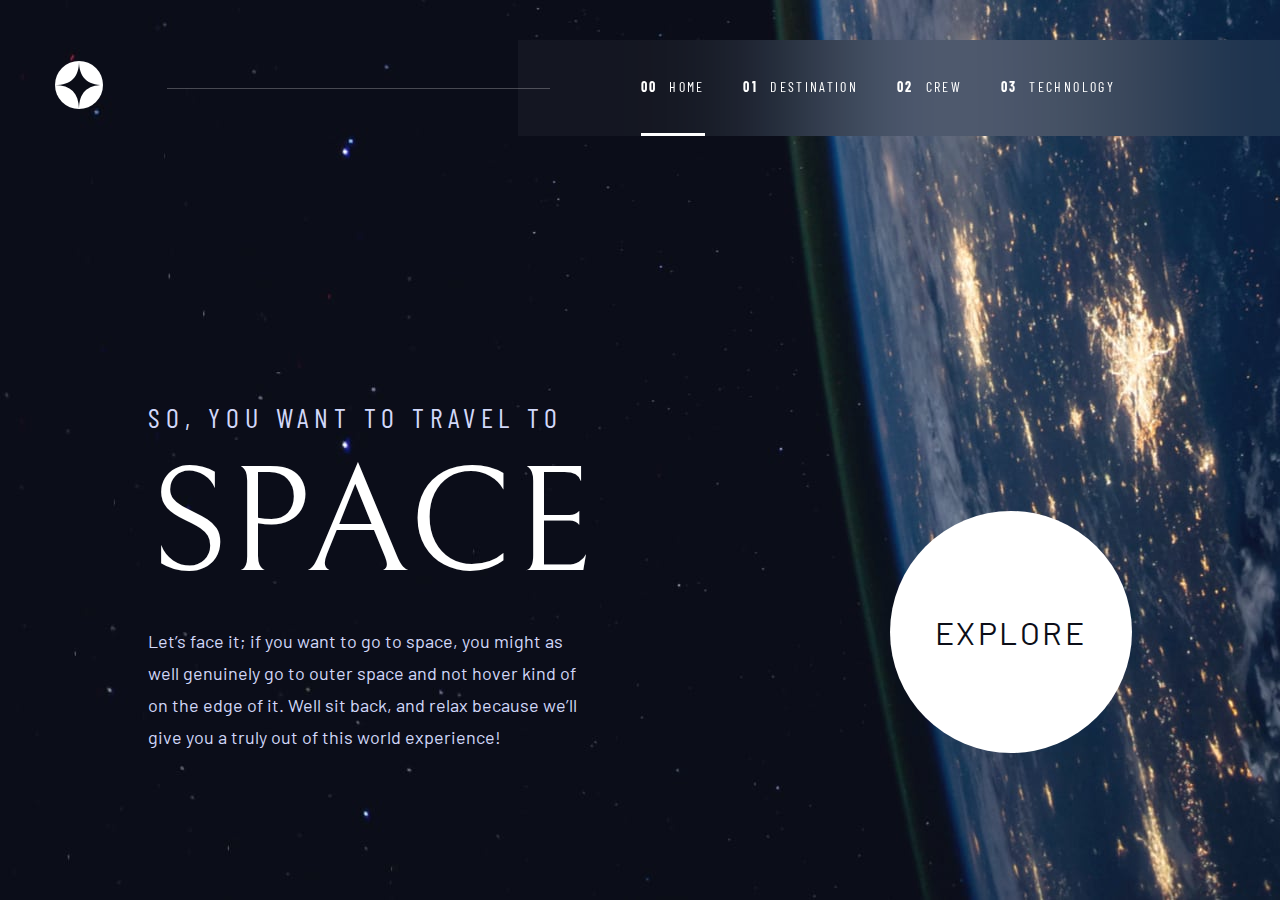
<file: index.html>
<!DOCTYPE html>
<html lang="en">
  <head>
    <meta charset="UTF-8" />
    <meta name="viewport" content="width=device-width, initial-scale=1.0" />

    <link
      rel="icon"
      type="image/png"
      sizes="32x32"
      href="./assets/favicon-32x32.png"
    />
    <link rel="stylesheet" href="./styles/style.css" />

    <title>Frontend Mentor | Space tourism website</title>
  </head>
  <body class="body-index">
    <header>
      <a href="#"
        ><img class="logo" src="./assets/shared/logo.svg" alt="logo"
      /></a>
      <div class="logo-line"></div>
      <nav class="main-nav closed" id="mainNav">
        <img
          id="closeMenu"
          src="./assets/shared/icon-close.svg"
          alt="close menu"
          class="close-menu"
          onclick="CloseMenu()"
        />
        <a href="#" class="nav-text nav-text__active" onclick="CloseMenu()"
          ><span>00</span> Home</a
        >
        <a href="destination-moon.html" class="nav-text"
          ><span>01</span> Destination</a
        >
        <a href="crew-commander.html" class="nav-text"><span>02</span> Crew</a>
        <a href="technology-vehicle.html" class="nav-text"
          ><span>03</span> Technology</a
        >
      </nav>
      <nav class="mobile-nav">
        <img
          src="./assets/shared/icon-hamburger.svg"
          alt="mobile menu"
          class="hamburger"
          onclick="OpenMenu()"
        />
        <div class="mobile-nav-overlay"></div>
      </nav>
    </header>
    <main class="main-index">
      <div class="main--section__left">
        <p class="hero--super-title">So, you want to travel to</p>
        <h1 class="hero--title">SPACE</h1>
        <p class="hero--text">
          Let’s face it; if you want to go to space, you might as well genuinely
          go to outer space and not hover kind of on the edge of it. Well sit
          back, and relax because we’ll give you a truly out of this world
          experience!
        </p>
      </div>
      <div class="main--section__right">
        <a class="explore-a" href="destination-moon.html">explore</a>
      </div>
    </main>
    <script src="./js/App.js"></script>
  </body>
</html>
</file>
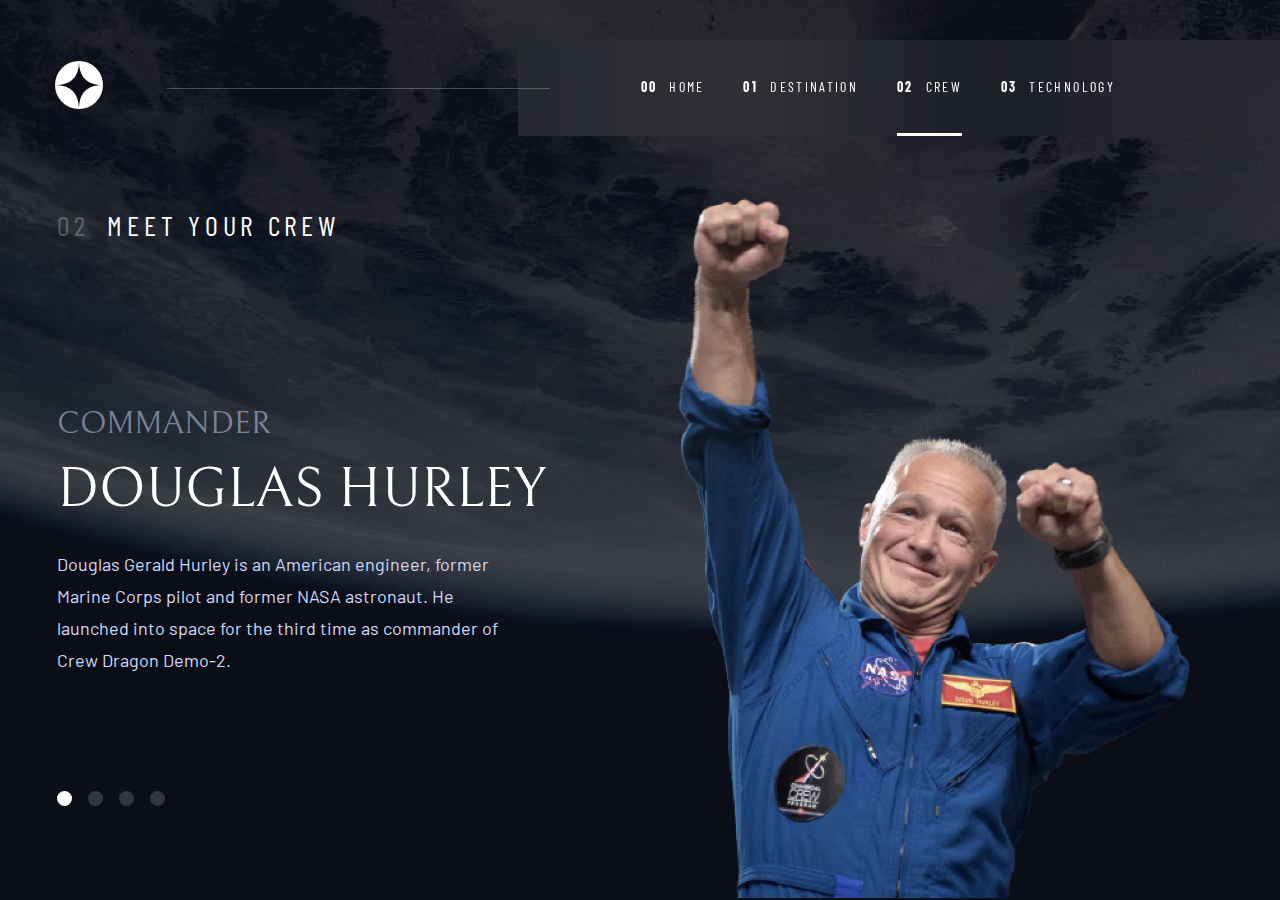
<file: crew-commander.html>
<!DOCTYPE html>
<html lang="en">
  <head>
    <meta charset="UTF-8" />
    <meta name="viewport" content="width=device-width, initial-scale=1.0" />

    <link
      rel="icon"
      type="image/png"
      sizes="32x32"
      href="./assets/favicon-32x32.png"
    />
    <link rel="stylesheet" href="./styles/style.css" />

    <title>Frontend Mentor | Space tourism website</title>
  </head>
  <body class="body-crew">
    <header>
      <a href="index.html"
        ><img class="logo" src="./assets/shared/logo.svg" alt="logo"
      /></a>
      <div class="logo-line"></div>
      <nav class="main-nav closed" id="mainNav">
        <img
          id="closeMenu"
          src="./assets/shared/icon-close.svg"
          alt="close menu"
          class="close-menu"
          onclick="CloseMenu()"
        />
        <a href="index.html" class="nav-text"><span>00</span> Home</a>
        <a href="destination-moon.html" class="nav-text"
          ><span>01</span> Destination</a
        >
        <a href="#" class="nav-text nav-text__active" onclick="CloseMenu()"
          ><span>02</span> Crew</a
        >
        <a href="technology-vehicle.html" class="nav-text"
          ><span>03</span> Technology</a
        >
      </nav>
      <nav class="mobile-nav">
        <img
          src="./assets/shared/icon-hamburger.svg"
          alt="mobile menu"
          class="hamburger"
          onclick="OpenMenu()"
        />
        <div class="mobile-nav-overlay"></div>
      </nav>
    </header>
    <main class="crew--main">
      <div class="crew--title"><span>02</span>Meet your crew</div>
      <div class="crew--image--container">
        <img
          src="./assets/crew/image-douglas-hurley.webp"
          alt="Douglas Hurley"
          class="crew--image"
          id="crewImage"
        />
      </div>
      <nav class="crew--nav">
        <div
          class="crew--link crew--link__active"
          onclick="UpdateCrew(0)"
        ></div>
        <div class="crew--link" onclick="UpdateCrew(1)"></div>
        <div class="crew--link" onclick="UpdateCrew(2)"></div>
        <div class="crew--link" onclick="UpdateCrew(3)"></div>
      </nav>
      <div class="crew--text">
        <p class="crew--role" id="crewRole">Commander</p>
        <h1 class="crew--name" id="crewName">Douglas Hurley</h1>
        <p class="crew--bio" id="crewBio">
          Douglas Gerald Hurley is an American engineer, former Marine Corps
          pilot and former NASA astronaut. He launched into space for the third
          time as commander of Crew Dragon Demo-2.
        </p>
      </div>
    </main>
    <script src="./js/App.js"></script>
  </body>
</html>
</file>
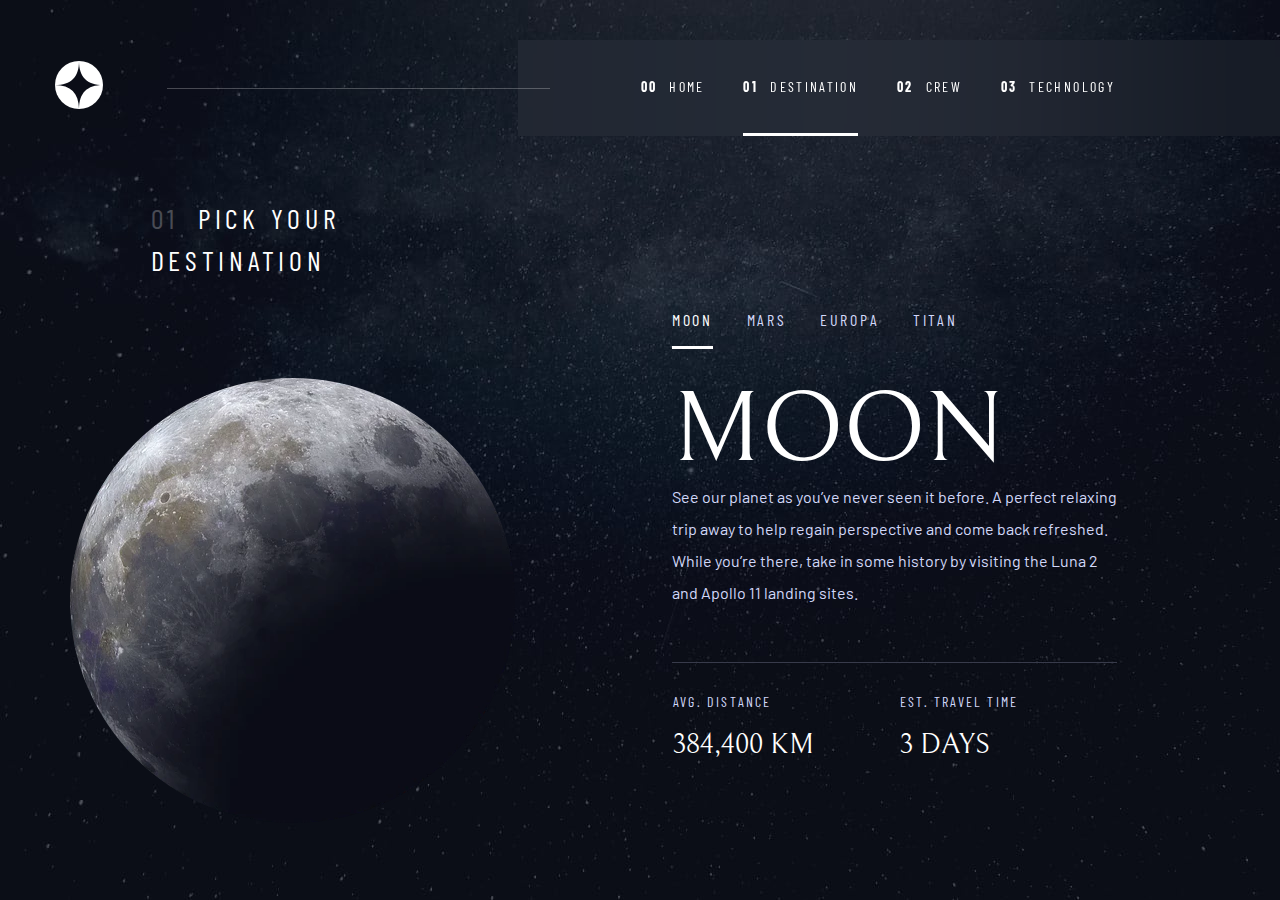
<file: destination-moon.html>
<!DOCTYPE html>
<html lang="en">
  <head>
    <meta charset="UTF-8" />
    <meta name="viewport" content="width=device-width, initial-scale=1.0" />

    <link
      rel="icon"
      type="image/png"
      sizes="32x32"
      href="./assets/favicon-32x32.png"
    />
    <link rel="stylesheet" href="./styles/style.css" />
    <title>Frontend Mentor | Space tourism website</title>
  </head>
  <body class="body-destination">
    <header>
      <a href="./index.html"
        ><img class="logo" src="./assets/shared/logo.svg" alt="logo"
      /></a>
      <div class="logo-line"></div>
      <nav class="main-nav closed" id="mainNav">
        <img
          id="closeMenu"
          src="./assets/shared/icon-close.svg"
          alt="close menu"
          class="close-menu"
          onclick="CloseMenu()"
        />
        <a href="index.html" class="nav-text"><span>00</span> Home</a>
        <a href="#" class="nav-text nav-text__active" onclick="CloseMenu()"
          ><span>01</span> Destination</a
        >
        <a href="crew-commander.html" class="nav-text"><span>02</span> Crew</a>
        <a href="technology-vehicle.html" class="nav-text"
          ><span>03</span> Technology</a
        >
      </nav>
      <nav class="mobile-nav">
        <img
          src="./assets/shared/icon-hamburger.svg"
          alt="mobile menu"
          class="hamburger"
          onclick="OpenMenu()"
        />
        <div class="mobile-nav-overlay"></div>
      </nav>
    </header>
    <main class="main--destination">
      <div class="destination--section__left">
        <div class="planet--title"><span>01</span>Pick your destination</div>
        <img
          src="./assets/destination/image-moon.webp"
          alt="the moon"
          class="planet--image"
          id="planetImage"
        />
      </div>
      <div class="destination--section__right">
        <nav class="planet--nav">
          <div
            class="planet--link planet--link__active"
            onclick="UpdatePlanet(0)"
          >
            Moon
          </div>
          <div class="planet--link" onclick="UpdatePlanet(1)">Mars</div>
          <div class="planet--link" onclick="UpdatePlanet(2)">Europa</div>
          <div class="planet--link" onclick="UpdatePlanet(3)">Titan</div>
        </nav>
        <h1 class="planet--name" id="planetName">MOON</h1>
        <p class="planet--description" id="planetDescription">
          See our planet as you’ve never seen it before. A perfect relaxing trip
          away to help regain perspective and come back refreshed. While you’re
          there, take in some history by visiting the Luna 2 and Apollo 11
          landing sites.
        </p>
        <div class="planet-stats">
          <div class="planet-stats__left planet-stats--groups">
            <div class="planet-stats--distance__label">avg. distance</div>
            <div class="planet-stats--distance" id="planetStatsDistance">
              384,400 km
            </div>
          </div>
          <div class="planet-stats__right planet-stats--groups">
            <div class="planet-stats--travel__label">est. travel time</div>
            <div class="planet-stats--travel" id="planetStatsTravel">
              3 days
            </div>
          </div>
        </div>
      </div>
    </main>

    <!-- 00 Home
  01 Destination
  02 Crew
  03 Technology

  01 Pick your destination

  Moon
  Mars
  Europa
  Titan

  Moon

  See our planet as you’ve never seen it before. A perfect relaxing trip away to help 
  regain perspective and come back refreshed. While you’re there, take in some history 
  by visiting the Luna 2 and Apollo 11 landing sites.

  Avg. distance
  384,400 km

  Est. travel time
  3 days -->
    <script src="./js/App.js"></script>
  </body>
</html>
</file>
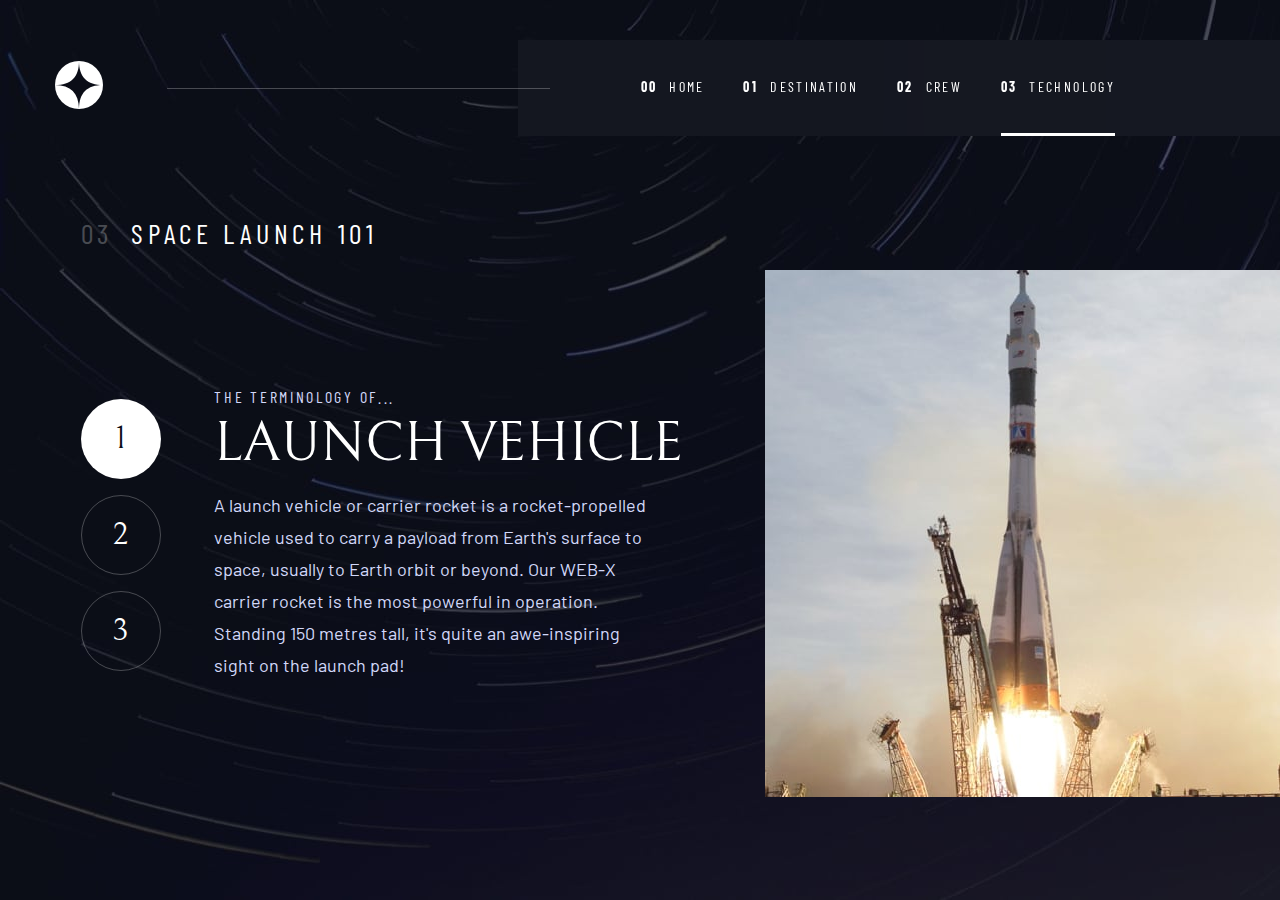
<file: technology-vehicle.html>
<!DOCTYPE html>
<html lang="en">
  <head>
    <meta charset="UTF-8" />
    <meta name="viewport" content="width=device-width, initial-scale=1.0" />

    <link
      rel="icon"
      type="image/png"
      sizes="32x32"
      href="./assets/favicon-32x32.png"
    />
    <link rel="stylesheet" href="./styles/style.css" />

    <title>Frontend Mentor | Space tourism website</title>
  </head>
  <body class="body-technology">
    <header>
      <a href="index.html"
        ><img class="logo" src="./assets/shared/logo.svg" alt="logo"
      /></a>
      <div class="logo-line"></div>
      <nav class="main-nav closed" id="mainNav">
        <img
          id="closeMenu"
          src="./assets/shared/icon-close.svg"
          alt="close menu"
          class="close-menu"
          onclick="CloseMenu()"
        />
        <a href="index.html" class="nav-text"><span>00</span> Home</a>
        <a href="destination-moon.html" class="nav-text"
          ><span>01</span> Destination</a
        >
        <a href="crew-commander.html" class="nav-text"><span>02</span> Crew</a>
        <a href="#" class="nav-text nav-text__active" onclick="CloseMenu()"
          ><span>03</span> Technology</a
        >
      </nav>
      <nav class="mobile-nav">
        <img
          src="./assets/shared/icon-hamburger.svg"
          alt="mobile menu"
          class="hamburger"
          onclick="OpenMenu()"
        />
        <div class="mobile-nav-overlay"></div>
      </nav>
    </header>
    <main class="main--technology">
      <div class="technology--title"><span>03</span>Space Launch 101</div>
      <picture class="technology--image"
        id="technologyImage">
        <source 
          srcset="./assets/technology/image-launch-vehicle-portrait.jpg"
          media="(min-width: 1200px"
        />
        <img 
          src="./assets/technology/image-launch-vehicle-landscape.jpg"
          alt="Launch Vehicle"
          class="technology--image"
        />
      </picture>
      <!-- <img
        srcset="
          ./assets/technology/image-launch-vehicle-portrait.jpg  515w,
          ./assets/technology/image-launch-vehicle-landscape.jpg 768w
        "
        sizes="(min-width: 1200px) 515px, 375px"
        src="./assets/technology/image-launch-vehicle-landscape.jpg"
        alt="Lanch Vehicle"
        class="technology--image"
        id="technologyImage"
      /> -->
      <nav class="technology--nav">
        <div
          class="technology--nav-link technology--nav-link__active"
          onclick="UpdateTechnology(0)"
          tabindex="0"
        >
          1
        </div>
        <div
          class="technology--nav-link"
          onclick="UpdateTechnology(1)"
          tabindex="0"
        >
          2
        </div>
        <div
          class="technology--nav-link"
          onclick="UpdateTechnology(2)"
          tabindex="0"
        >
          3
        </div>
      </nav>
      <div class="technology--text">
        <p class="technology--super-title">The terminology of...</p>
        <h1 class="technology--name" id="technologyName">Launch Vehicle</h1>
        <p class="technology--description" id="technologyDescription">
          A launch vehicle or carrier rocket is a rocket-propelled vehicle used
          to carry a payload from Earth's surface to space, usually to Earth
          orbit or beyond. Our WEB-X carrier rocket is the most powerful in
          operation. Standing 150 metres tall, it's quite an awe-inspiring sight
          on the launch pad!
        </p>
      </div>
    </main>

    <!-- 00 Home
  01 Destination
  02 Crew
  03 Technology

  03 Space launch 101

  1
  2
  3

  The terminology...
  Launch vehicle

  A launch vehicle or carrier rocket is a rocket-propelled vehicle used to carry a 
  payload from Earth's surface to space, usually to Earth orbit or beyond. Our 
  WEB-X carrier rocket is the most powerful in operation. Standing 150 metres tall, 
  it's quite an awe-inspiring sight on the launch pad! -->
    <script src="./js/App.js"></script>
  </body>
</html>
</file>
<file: styles/style.css>
@import url("https://fonts.googleapis.com/css2?family=Barlow&family=Barlow+Condensed&family=Bellefair&display=swap");
/* Box sizing rules */
*,
*::before,
*::after {
  -webkit-box-sizing: border-box;
          box-sizing: border-box;
}

/* Remove default margin and padding font weight */
body,
h1,
h2,
h3,
h4,
h5,
h6,
p,
figure,
blockquote,
dl,
dd,
ul,
li {
  margin: 0;
  padding: 0;
  font-weight: 400;
}

/* Remove list styles on ul, ol elements with a list role, which suggests default styling will be removed */
ul[role="list"],
ol[role="list"] {
  list-style: none;
}

/* Set core root defaults */
html:focus-within {
  scroll-behavior: smooth;
}

/* Set core body defaults */
body {
  min-height: 100vh;
  text-rendering: optimizeSpeed;
  line-height: 1.5;
}

/* A elements that don't have a class get default styles */
a:not([class]) {
  text-decoration-skip-ink: auto;
}

/* Make images easier to work with */
/* Inherit fonts for inputs and buttons */
input,
button,
textarea,
select {
  font: inherit;
}

/* Remove all animations, transitions and smooth scroll for people that prefer not to see them */
@media (prefers-reduced-motion: reduce) {
  html:focus-within {
    scroll-behavior: auto;
  }
  *,
  *::before,
  *::after {
    -webkit-animation-duration: 0.01ms !important;
            animation-duration: 0.01ms !important;
    -webkit-animation-iteration-count: 1 !important;
            animation-iteration-count: 1 !important;
    -webkit-transition-duration: 0.01ms !important;
            transition-duration: 0.01ms !important;
    scroll-behavior: auto !important;
  }
}

body {
  font-family: "Barlow", sans-serif;
  font-size: 16px;
}

h1, h2, h3, h4 {
  font-family: "Bellefair", serif;
}

h5 {
  font-family: "Barlow", sans-serif;
}

header {
  -webkit-box-align: center;
      -ms-flex-align: center;
          align-items: center;
  display: -webkit-box;
  display: -ms-flexbox;
  display: flex;
  -webkit-box-pack: justify;
      -ms-flex-pack: justify;
          justify-content: space-between;
  align-items: center;
  padding: 1.5rem 1.5rem 0;
  position: -webkit-sticky;
  position: sticky;
  top: 0;
}

.main-nav {
  position: fixed;
  top: 0;
  right: 0;
  bottom: 0;
  left: 32%;
  background: rgba(0, 0, 0, 0.8);
  display: -webkit-box;
  display: -ms-flexbox;
  display: flex;
  -webkit-box-orient: vertical;
  -webkit-box-direction: normal;
      -ms-flex-direction: column;
          flex-direction: column;
  padding: 2.121875rem 1.653125rem 0 2rem;
  -webkit-transition: -webkit-transform 0.3s ease;
  transition: -webkit-transform 0.3s ease;
  transition: transform 0.3s ease;
  transition: transform 0.3s ease, -webkit-transform 0.3s ease;
}

@supports ((-webkit-backdrop-filter: blur(81.5485px)) or (backdrop-filter: blur(81.5485px))) {
  .main-nav {
    background: rgba(255, 255, 255, 0.04);
    -webkit-backdrop-filter: blur(81.5485px);
            backdrop-filter: blur(81.5485px);
  }
}

.closed {
  -webkit-transform: translateX(100%);
          transform: translateX(100%);
}

.close-menu {
  width: 1.193125rem;
  -ms-flex-item-align: end;
      align-self: flex-end;
}

.nav-text {
  margin-top: 2rem;
  color: white;
  text-decoration: none;
  text-transform: uppercase;
  font-size: 1em;
  font-weight: 400;
  font-family: "Barlow Condensed", sans-serif;
  letter-spacing: 0.16875em;
  line-height: 1.2rem;
}

.nav-text span {
  font-weight: 700;
}

.nav-text__active {
  font-weight: 900;
}

@media (min-width: 768px) {
  header {
    min-height: 6rem;
    -webkit-box-align: center;
        -ms-flex-align: center;
            align-items: center;
    padding: 0 2.875rem 0 2.4375rem;
  }
  .mobile-nav,
  .close-menu {
    display: none;
  }
  .main-nav {
    position: unset;
    -webkit-transform: translate(0);
            transform: translate(0);
    -webkit-box-orient: horizontal;
    -webkit-box-direction: normal;
        -ms-flex-direction: row;
            flex-direction: row;
    padding: unset;
    height: 6rem;
    -webkit-box-align: center;
        -ms-flex-align: center;
            align-items: center;
    gap: 2.416666667rem;
    background: transparent;
  }
  .nav-text {
    font-size: 0.875em;
    margin: 0;
    height: 100%;
    display: -webkit-box;
    display: -ms-flexbox;
    display: flex;
    -webkit-box-align: center;
        -ms-flex-align: center;
            align-items: center;
    border-bottom: 3px solid rgba(255, 255, 255, 0);
  }
  .nav-text span {
    display: none;
  }
  .nav-text:hover,
  .nav-text:focus {
    border-bottom: 3px solid rgba(255, 255, 255, 0.5);
  }
  .nav-text__active {
    font-weight: 400;
    border-bottom: 3px solid white;
  }
}

@media (min-width: 1200px) {
  header {
    padding: 0;
    padding-left: 3.4375rem;
    -webkit-transform: translateY(40px);
            transform: translateY(40px);
  }
  .main-nav {
    width: 51.875rem;
    padding: 0 10.3125rem 0 7.6875rem;
    background: rgba(255, 255, 255, 0.04);
  }
  .nav-text span {
    display: block;
    margin-right: 0.75rem;
  }
  @supports ((-webkit-backdrop-filter: blur(81.5485px)) or (backdrop-filter: blur(81.5485px))) {
    .main-nav {
      -webkit-backdrop-filter: blur(81.5485px);
              backdrop-filter: blur(81.5485px);
    }
  }
  .logo-line {
    height: 1px;
    width: 100%;
    background: white;
    opacity: 0.25;
    margin-left: 1rem;
    margin-right: 1rem;
    -webkit-transform: translateX(3rem);
            transform: translateX(3rem);
    z-index: 1;
  }
}

.body-index {
  background-image: url(../assets/home/background-home-mobile.jpg);
}

.main--section__left,
.main--section__right {
  display: -webkit-box;
  display: -ms-flexbox;
  display: flex;
  -webkit-box-orient: vertical;
  -webkit-box-direction: normal;
      -ms-flex-direction: column;
          flex-direction: column;
  -webkit-box-align: center;
      -ms-flex-align: center;
          align-items: center;
}

.main--section__right {
  margin-top: auto;
}

.hero--super-title {
  letter-spacing: 0.16875em;
  text-transform: uppercase;
  font-family: "Barlow Condensed", sans-serif;
  font-size: 1em;
  font-weight: 400;
  margin-top: 3rem;
}

.hero--title {
  font-size: 5em;
  font-weight: 400;
  color: white;
  margin: 0.625rem 0;
}

.hero--text {
  width: 20.4375rem;
  text-align: center;
  line-height: 1.5625rem;
  font-size: 0.9375rem;
}

.explore-a {
  width: 9.375rem;
  height: 9.375rem;
  border-radius: 50%;
  background: white;
  display: -webkit-box;
  display: -ms-flexbox;
  display: flex;
  -webkit-box-pack: center;
      -ms-flex-pack: center;
          justify-content: center;
  -webkit-box-align: center;
      -ms-flex-align: center;
          align-items: center;
  color: #0c0e18;
  text-transform: uppercase;
  font-size: 20px;
  letter-spacing: 0.07812em;
  margin-top: auto;
  margin-bottom: 3rem;
  text-decoration: none;
}

.explore-a:hover,
.explore-a:focus {
  outline: 55px solid rgba(255, 255, 255, 0.1);
}

@media (min-width: 768px) {
  .body-index {
    background-image: url("../../assets/home/background-home-tablet.jpg");
  }
  .main--section__left {
    max-width: 27.8125rem;
  }
  .hero--text {
    width: 100%;
    padding: 0 0.6rem;
  }
  .hero--super-title {
    margin-top: 6.625rem;
    letter-spacing: 0.21125em;
    font-size: 1.25em;
    line-height: 1.25rem;
  }
  .hero--title {
    margin-top: 1.5rem;
    font-size: 9.375em;
    line-height: 9.375rem;
  }
  .hero--text {
    margin-top: 1.5rem;
  }
  .explore-a {
    margin-bottom: 5.625rem;
    width: 15.125rem;
    height: 15.125rem;
    font-size: 2em;
  }
  .explore-a:hover,
  .explore-a:focus {
    outline: 85px solid rgba(255, 255, 255, 0.1);
  }
}

@media (min-width: 1200px) {
  .body-index {
    background-image: url("../../assets/home/background-home-desktop.jpg");
  }
  .main-index {
    display: -webkit-box;
    display: -ms-flexbox;
    display: flex;
    -webkit-box-orient: horizontal;
    -webkit-box-direction: normal;
        -ms-flex-direction: row;
            flex-direction: row;
    -ms-flex-pack: distribute;
        justify-content: space-around;
  }
  .main--section__left {
    width: 28.125rem;
    margin-bottom: 8.1875rem;
    margin-top: auto;
  }
  .hero--super-title {
    margin-right: auto;
    margin-top: 0;
    margin-bottom: 1.5rem;
    font-size: 1.75em;
  }
  .hero--title {
    margin: 0;
  }
  .hero--text {
    text-align: left;
    margin-right: auto;
    padding: 0;
    margin-top: 1.5rem;
    font-size: 1.125em;
    line-height: 2rem;
  }
  .explore-a {
    margin-bottom: 8.1875rem;
  }
}

.body-destination {
  background-image: url(../../assets/destination/background-destination-mobile.jpg);
}

.destination--section__left,
.destination--section__right {
  display: -webkit-box;
  display: -ms-flexbox;
  display: flex;
  -webkit-box-orient: vertical;
  -webkit-box-direction: normal;
      -ms-flex-direction: column;
          flex-direction: column;
  -webkit-box-align: center;
      -ms-flex-align: center;
          align-items: center;
}

.planet--title {
  font-size: 1em;
  font-weight: 400;
  text-transform: uppercase;
  font-family: "Barlow Condensed", sans-serif;
  letter-spacing: 0.16875em;
  color: white;
  margin-top: 1.5rem;
}

.planet--title span {
  opacity: 0.25;
  margin-right: 1.125rem;
}

.planet--image {
  width: 10.625rem;
  margin-top: 2rem;
}

.planet--nav {
  height: 1.75rem;
  width: 63%;
  display: -webkit-box;
  display: -ms-flexbox;
  display: flex;
  -webkit-box-pack: justify;
      -ms-flex-pack: justify;
          justify-content: space-between;
  -ms-flex-line-pack: start;
      align-content: flex-start;
  margin-top: 1.625rem;
}

.planet--link {
  text-decoration: none;
  text-transform: uppercase;
  font-family: "Barlow Condensed", sans-serif;
  letter-spacing: 0.15687em;
  color: #d2d8f9;
  cursor: pointer;
}

.planet--link:hover,
.planet--link:focus {
  border-bottom: 3px solid #979797;
}

.planet--link__active {
  color: white;
  border-bottom: 3px solid white;
}

.planet--name {
  color: white;
  font-size: 3.5em;
  text-transform: uppercase;
}

.planet--description {
  margin: 0 1.5rem;
  text-align: center;
  font-size: 0.9375rem;
  line-height: 1.5625rem;
  padding-bottom: 2rem;
  border-bottom: 1px solid #383b4b;
  margin-bottom: 2rem;
}

.planet-stats {
  width: 100%;
}

.planet-stats--distance__label,
.planet-stats--travel__label {
  text-transform: uppercase;
  font-family: "Barlow Condensed", sans-serif;
  font-size: 0.875em;
  letter-spacing: 0.15687em;
  text-align: center;
}

.planet-stats--distance,
.planet-stats--travel {
  margin-top: 12px;
  text-align: center;
  font-family: "Bellefair", serif;
  color: white;
  font-size: 1.75em;
  text-transform: uppercase;
  font-weight: 400;
  margin-bottom: 2rem;
}

.planet-stats--travel {
  margin-bottom: 3.625rem;
}

@media (min-width: 768px) {
  .body-destination {
    background-image: url("../../assets/destination/background-destination-tablet.jpg");
  }
  .destination--section__left {
    width: 100%;
  }
  .planet--title {
    -ms-flex-item-align: start;
        -ms-grid-row-align: start;
        align-self: start;
    margin-left: 2.40625rem;
    margin-top: 2.5rem;
    font-size: 1.25em;
  }
  .planet--title span {
    margin-right: 1.1875rem;
  }
  .planet--image {
    margin-top: 3.75rem;
    width: 18.75rem;
  }
  .planet--nav {
    width: 17.84375rem;
    margin-top: 3.3125rem;
    height: 2.5625rem;
  }
  .planet--link {
    font-size: 1em;
    letter-spacing: 0.16875em;
  }
  .planet--name {
    margin-top: 2rem;
    font-size: 5em;
    line-height: 5.75rem;
  }
  .planet--description {
    margin-top: 0.5rem;
    width: 35.8125rem;
    font-size: 1em;
    line-height: 1.75rem;
    padding-bottom: 3.0625rem;
    margin-bottom: 1.75rem;
  }
  .planet-stats {
    display: -webkit-box;
    display: -ms-flexbox;
    display: flex;
    width: 100%;
    -webkit-box-pack: center;
        -ms-flex-pack: center;
            justify-content: center;
    gap: 0.6875rem;
  }
  .planet-stats--groups {
    width: 13.5rem;
  }
}

@media (min-width: 1200px) {
  .body-destination {
    background-image: url(../../assets/destination/background-destination-desktop.jpg);
  }
  .main--destination {
    display: -webkit-box;
    display: -ms-flexbox;
    display: flex;
    -webkit-box-orient: horizontal;
    -webkit-box-direction: normal;
        -ms-flex-direction: row;
            flex-direction: row;
    gap: 9.8125rem;
  }
  .planet--title {
    font-size: 1.75em;
    margin-left: 9.40625rem;
  }
  .planet--image {
    -ms-flex-item-align: end;
        -ms-grid-row-align: end;
        align-self: end;
    margin-top: 6.06525rem;
    width: 27.8125rem;
  }
  .destination--section__right {
    -ms-flex-item-align: end;
        -ms-grid-row-align: end;
        align-self: end;
    width: 27.8125rem;
    margin-right: 10.1875rem;
  }
  .planet--nav {
    -ms-flex-item-align: start;
        -ms-grid-row-align: start;
        align-self: start;
  }
  .planet--name {
    -ms-flex-item-align: start;
        -ms-grid-row-align: start;
        align-self: start;
    font-size: 6.25em;
    line-height: 6.25rem;
  }
  .planet--description {
    margin: 0;
    padding: 0;
    height: 11.375rem;
    text-align: left;
    padding-bottom: 3.4375rem;
    margin-bottom: 1.75rem;
    width: 27.8125rem;
    line-height: 2rem;
  }
  .planet-stats--distance__label,
  .planet-stats--travel__label,
  .planet-stats--distance,
  .planet-stats--travel {
    text-align: left;
  }
  .planet-stats--travel {
    margin-bottom: 7.375rem;
  }
}

.body-crew {
  background-image: url("../../assets/crew/background-crew-mobile.jpg");
}

.crew--text {
  text-align: center;
}

.crew--title {
  font-size: 1em;
  font-weight: 400;
  text-transform: uppercase;
  font-family: "Barlow Condensed", sans-serif;
  letter-spacing: 0.16875em;
  color: white;
  margin-top: 1.5rem;
  margin-bottom: 2rem;
}

.crew--title span {
  opacity: 0.25;
  margin-right: 1.125rem;
}

.crew--image--container {
  width: 85%;
  height: 223px;
  display: -webkit-box;
  display: -ms-flexbox;
  display: flex;
  -webkit-box-pack: center;
      -ms-flex-pack: center;
          justify-content: center;
  border-bottom: 1px solid #383b4b;
}

.crew--image--container img {
  height: 100%;
}

.crew--nav {
  display: -webkit-box;
  display: -ms-flexbox;
  display: flex;
  gap: 1rem;
  margin: 2rem 0;
}

.crew--link {
  width: 0.625rem;
  height: 0.625rem;
  border-radius: 50%;
  background: white;
  opacity: 0.17;
  cursor: pointer;
}

.crew--link:hover,
.crew--link:focus {
  opacity: 0.5;
}

.crew--link__active {
  opacity: 1;
}

.crew--role {
  font-size: 1em;
  font-family: "Bellefair", serif;
  text-transform: uppercase;
  opacity: 0.5;
}

.crew--name {
  color: white;
  text-transform: uppercase;
  font-size: 1.5em;
  font-family: "Bellefair", serif;
}

.crew--bio {
  margin: 1rem 1.5rem 0;
  font-size: 0.9375rem;
  text-align: center;
  line-height: 1.5625rem;
  font-weight: 400;
}

@media (min-width: 768px) {
  .body-crew {
    background-image: url("../../assets/crew/background-crew-tablet.jpg");
  }
  .crew--main {
    display: -ms-grid;
    display: grid;
    justify-items: center;
    -ms-grid-columns: 100vw;
        grid-template-columns: 100vw;
    -ms-grid-rows: 40px 24px 60px 222px 40px 10px 40px 33.25rem;
        grid-template-rows: 40px 24px 60px 222px 40px 10px 40px 33.25rem;
  }
  .crew--title {
    -ms-grid-row: 2;
    grid-row: 2;
  }
  .crew--image--container {
    -ms-grid-row: 8;
    grid-row: 8;
    height: 100%;
    border: unset;
    margin-top: auto;
  }
  .crew--nav {
    -ms-grid-row: 6;
    grid-row: 6;
  }
  .crew--text {
    -ms-grid-row: 4;
    grid-row: 4;
    height: 100%;
    width: 458px;
  }
  .crew--role {
    font-size: 1.5em;
  }
  .crew--name {
    font-size: 2.5rem;
  }
  .crew--bio {
    margin-left: 0;
    margin-right: 0;
    font-size: 1em;
  }
}

@media (min-width: 1200px) {
  .body-crew {
    background-image: url("../../assets/crew/background-crew-desktop.jpg");
  }
  .crew--main {
    -ms-grid-rows: 2.5rem 3.875rem 0.875rem 2.125rem 9.625rem 16.9375rem 7.5rem 0.9375rem;
        grid-template-rows: 2.5rem 3.875rem 0.875rem 2.125rem 9.625rem 16.9375rem 7.5rem 0.9375rem;
    -ms-grid-columns: 1.5fr 30.5rem 5.089375rem 38.473125rem 1fr;
        grid-template-columns: 1.5fr 30.5rem 5.089375rem 38.473125rem 1fr;
  }
  .crew--title {
    -ms-grid-row: 4;
    grid-row: 4;
    -ms-grid-column: 2;
    grid-column: 2;
    margin-right: auto;
    font-size: 1.75em;
  }
  .crew--image--container {
    -ms-grid-column: 4;
    grid-column: 4;
    -ms-grid-row: 3;
    -ms-grid-row-span: 7;
    grid-row: 3/10;
  }
  .crew--nav {
    -ms-grid-column: 2;
    grid-column: 2;
    -ms-grid-row: 8;
    grid-row: 8;
    margin-right: auto;
  }
  .crew--link {
    height: 0.9375rem;
    width: 0.9375rem;
  }
  .crew--text {
    -ms-grid-column: 2;
    grid-column: 2;
    -ms-grid-row: 6;
    grid-row: 6;
    width: 30.5rem;
    text-align: left;
  }
  .crew--role {
    font-size: 2em;
  }
  .crew--name {
    font-size: 3.5em;
  }
  .crew--bio {
    text-align: left;
    width: 27.75rem;
    font-size: 1.125em;
    line-height: 2rem;
  }
}

.body-technology {
  background-image: url("../../assets/technology/background-technology-mobile.jpg");
}

.technology--text {
  text-align: center;
}

.technology--title {
  font-size: 1em;
  font-weight: 400;
  text-transform: uppercase;
  font-family: "Barlow Condensed", sans-serif;
  letter-spacing: 0.16875em;
  color: white;
  margin-top: 1.5rem;
  margin-bottom: 2rem;
}

.technology--title span {
  opacity: 0.25;
  margin-right: 1.125rem;
}

.technology--image {
  width: 100%;
}

.technology--nav {
  margin-top: 2.125rem;
  display: -webkit-box;
  display: -ms-flexbox;
  display: flex;
  gap: 1rem;
  cursor: pointer;
}

.technology--nav-link {
  width: 2.5rem;
  height: 2.5rem;
  border-radius: 50%;
  display: -webkit-box;
  display: -ms-flexbox;
  display: flex;
  -webkit-box-pack: center;
      -ms-flex-pack: center;
          justify-content: center;
  -webkit-box-align: center;
      -ms-flex-align: center;
          align-items: center;
  color: white;
  border: 1px solid rgba(255, 255, 255, 0.25);
  font-family: "Bellefair", serif;
  font-size: 1em;
}

.technology--nav-link:hover,
.technology--nav-link:focus {
  border: 1px solid white;
}

.technology--nav-link__active {
  background: white;
  color: #0c0e18;
}

.technology--super-title {
  margin-top: 1.625rem;
  font-family: "Barlow Condensed", sans-serif;
  line-height: 1.05rem;
  letter-spacing: 0.15687em;
  text-transform: uppercase;
}

.technology--name {
  margin-top: 0.5625rem;
  color: white;
  text-transform: uppercase;
  font-size: 1.5em;
  font-family: "Bellefair", serif;
}

.technology--description {
  margin: 1rem 1.5rem 0;
  text-align: center;
  font-size: 0.9375rem;
  line-height: 1.5625rem;
}

@media (min-width: 768px) {
  .body-technology {
    background-image: url("../../assets/technology/background-technology-tablet.jpg");
  }
  .technology--title {
    -ms-flex-item-align: start;
        -ms-grid-row-align: start;
        align-self: start;
    margin-left: 2.40625rem;
    margin-top: 2.5rem;
    font-size: 1.25em;
    margin-bottom: 3.75rem;
  }
  .technology--nav {
    margin-top: 3.5rem;
  }
  .technology--nav-link {
    height: 3.75rem;
    width: 3.75rem;
  }
  .technology--super-title {
    margin-top: 2.75rem;
    letter-spacing: 0.16875em;
  }
  .technology--name {
    font-size: 2.5rem;
  }
  .technology--description {
    width: 28.625rem;
    font-size: 1em;
  }
}

@media (min-width: 1200px) {
  .body-technology {
    background-image: url("../../assets/technology/background-technology-desktop.jpg");
  }
  .main--technology {
    display: -ms-grid;
    display: grid;
    -ms-grid-rows: 2.5rem 4.75rem 2.125rem 1.625rem 6.9375rem 19rem 7.0625rem 1fr;
        grid-template-rows: 2.5rem 4.75rem 2.125rem 1.625rem 6.9375rem 19rem 7.0625rem 1fr;
    -ms-grid-columns: 1.5fr 5rem 1fr 29.375rem 1.5fr 32.1875rem;
        grid-template-columns: 1.5fr 5rem 1fr 29.375rem 1.5fr 32.1875rem;
  }
  .technology--title {
    -ms-grid-column: 2;
    -ms-grid-column-span: 3;
    grid-column: 2 / 5;
    -ms-grid-row: 3;
    grid-row: 3;
    margin: 0;
    font-size: 1.75em;
  }
  .technology--image {
    -ms-grid-row: 5;
    -ms-grid-row-span: 3;
    grid-row: 5 / 8;
    -ms-grid-column: 6;
    grid-column: 6;
  }
  .technology--nav {
    -webkit-box-orient: vertical;
    -webkit-box-direction: normal;
        -ms-flex-direction: column;
            flex-direction: column;
    -ms-grid-row: 6;
    grid-row: 6;
    -ms-grid-column: 2;
    grid-column: 2;
    margin: 0;
  }
  .technology--nav-link {
    width: 5rem;
    height: 5rem;
    font-size: 2em;
  }
  .technology--text {
    -ms-grid-column: 4;
    grid-column: 4;
    -ms-grid-row: 6;
    grid-row: 6;
  }
  .technology--super-title {
    margin-top: 0;
    font-size: 1em;
    text-align: left;
  }
  .technology--name {
    font-size: 3.5em;
    text-align: left;
    line-height: 3.5rem;
    margin-top: 0.6875rem;
  }
  .technology--description {
    font-size: 1.125em;
    margin-left: 0;
    margin-top: 1.0625rem;
    text-align: left;
    width: 27.75rem;
    line-height: 2rem;
  }
}

body {
  background: #0c0e18;
  color: #d2d8f9;
  position: relative;
  overflow-x: hidden;
  background-size: cover;
}

main {
  display: -webkit-box;
  display: -ms-flexbox;
  display: flex;
  -webkit-box-orient: vertical;
  -webkit-box-direction: normal;
      -ms-flex-direction: column;
          flex-direction: column;
  -webkit-box-pack: start;
      -ms-flex-pack: start;
          justify-content: start;
  -webkit-box-align: center;
      -ms-flex-align: center;
          align-items: center;
  width: 100%;
  min-height: calc(100vh - 4.53rem);
}

@media (min-width: 1200px) {
  main {
    min-height: calc(100vh - 4.53rem - 2.5rem);
  }
}
/*# sourceMappingURL=style.css.map */
</file>
